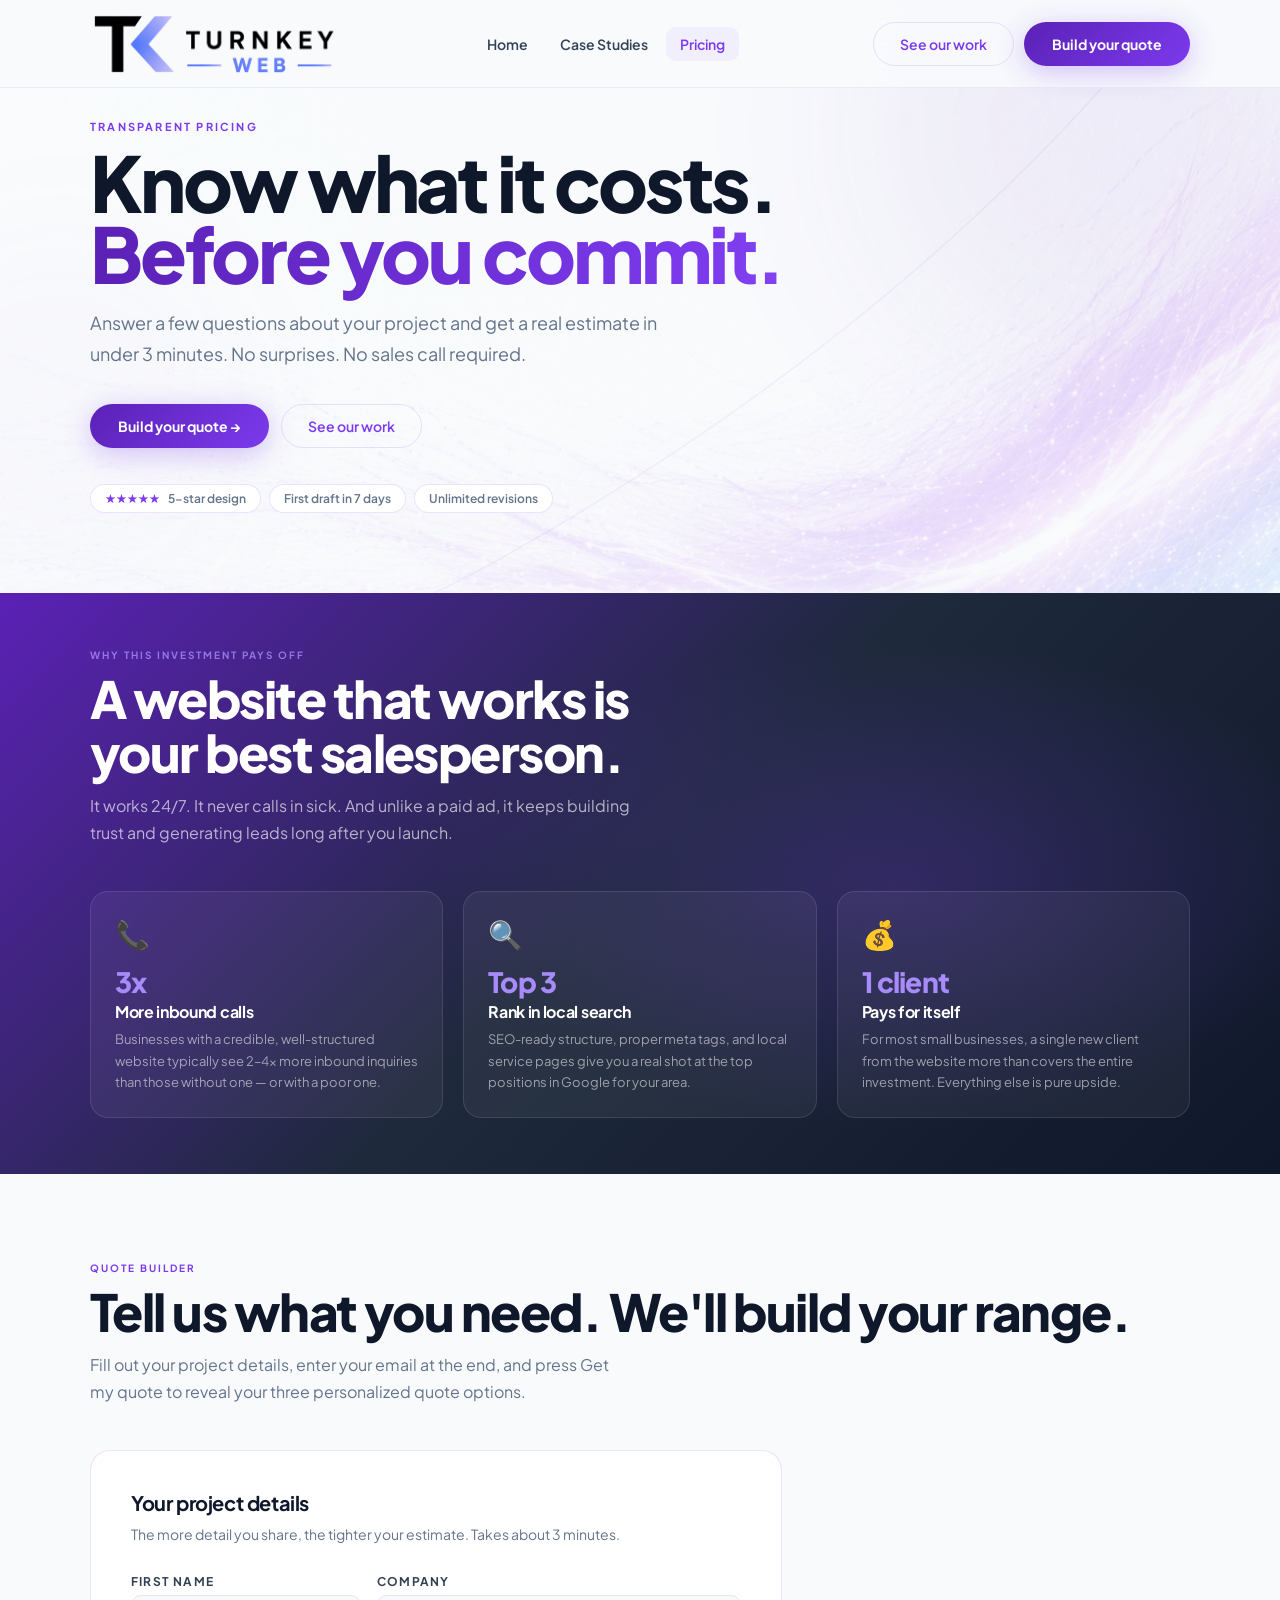
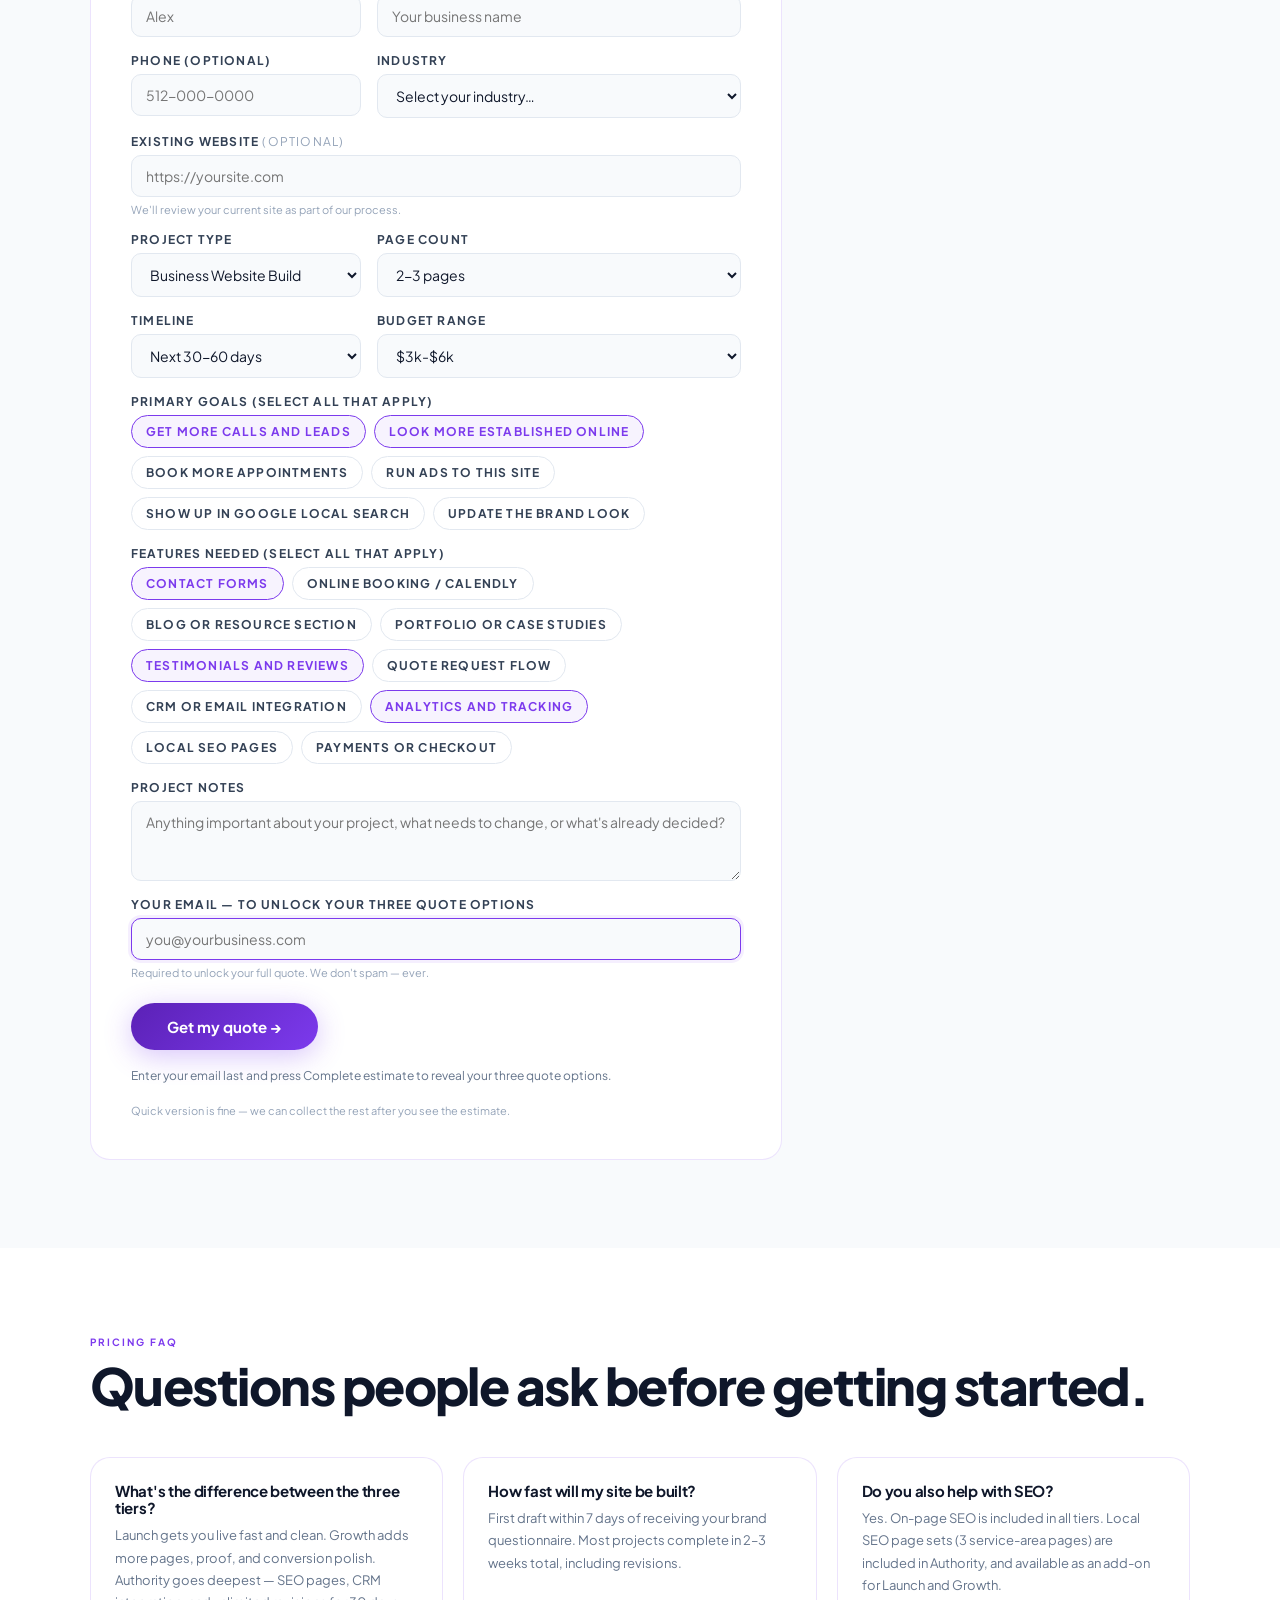
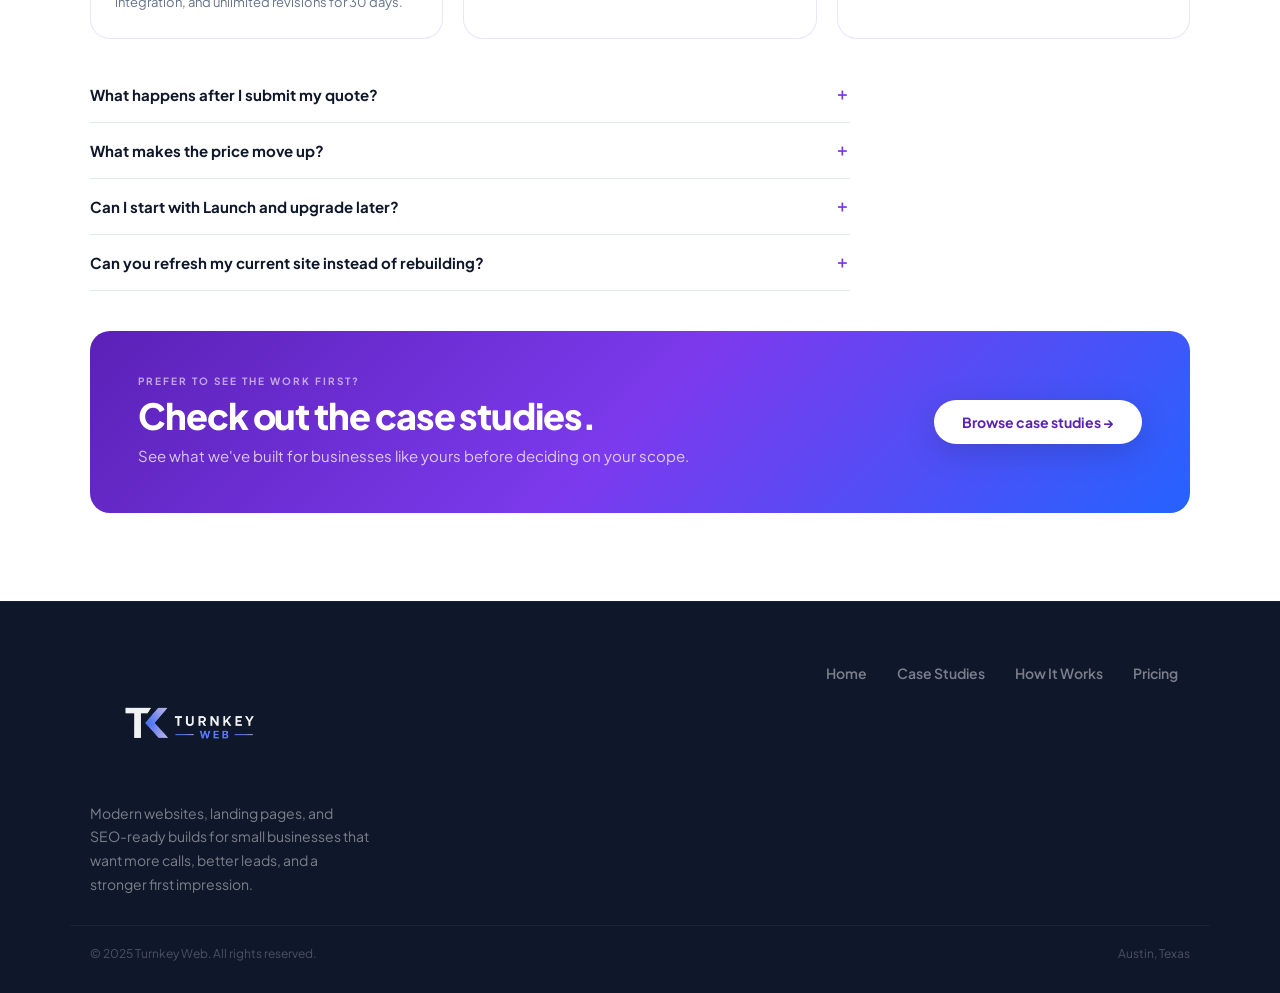
<file: docs/pricing.html>
<!DOCTYPE html>
<html lang="en">
<head>
<meta charset="UTF-8">
<meta name="viewport" content="width=device-width, initial-scale=1.0">
<title>Turnkey Web | Pricing & Quote Builder</title>
<meta name="description" content="Get an instant website quote for your small business. Choose from Launch ($1,000), Growth ($1,500), or Authority ($2,000). Transparent pricing, fast delivery.">
<link rel="preconnect" href="https://fonts.googleapis.com">
<link rel="preconnect" href="https://fonts.gstatic.com" crossorigin>
<link href="https://fonts.googleapis.com/css2?family=Plus+Jakarta+Sans:wght@300;400;500;600;700;800&display=swap" rel="stylesheet">
<link rel="stylesheet" href="./styles.css?v=8">
<style>
/* ── Pricing-page extras ── */
.pricing-hero-grid{
  display:grid;grid-template-columns:1fr;
  gap:48px;align-items:center;
  max-width:700px;
}
.tier-preview-strip{
  background:var(--white);border:1px solid var(--border);border-radius:20px;padding:28px;
}
.tier-preview-strip .eyebrow{margin-bottom:14px;}
.tier-row{
  display:flex;align-items:center;justify-content:space-between;
  padding:12px 0;border-bottom:1px solid var(--ice);
}
.tier-row:last-child{border-bottom:none;}
.tier-row-name{font-size:15px;font-weight:700;color:var(--dark);}
.tier-row-price{font-size:15px;font-weight:800;color:var(--purple);}
.tier-row-badge{
  font-size:10px;font-weight:700;letter-spacing:.08em;text-transform:uppercase;
  color:var(--white);background:linear-gradient(135deg,var(--purple-d),var(--purple));
  padding:3px 10px;border-radius:100px;
}

/* Form enhancements */
.form-section-label{
  font-size:11px;font-weight:800;letter-spacing:.14em;text-transform:uppercase;
  color:var(--purple);margin:20px 0 10px;border-top:1px solid var(--ice);padding-top:16px;
}
.form-section-label:first-child{border-top:none;padding-top:0;margin-top:0;}
.field-group-full .form-section-label{margin-top:0;}

/* Success panel tier grid */
.offer-tier-grid{
  display:grid;grid-template-columns:repeat(3,1fr);
  gap:16px;padding:28px 28px 0;
}

/* Improved dark section — gradient not just flat dark */
.dark-value-band{
  padding:56px 0;position:relative;z-index:1;
  background:linear-gradient(135deg,var(--purple-d) 0%,var(--dark-mid) 50%,var(--dark) 100%);
  overflow:hidden;
}
.dark-value-band::before{
  content:'';position:absolute;inset:0;
  background:radial-gradient(ellipse 60% 70% at 70% 50%,rgba(124,58,237,.25),transparent 60%);
  pointer-events:none;
}
.dark-value-band .container{position:relative;z-index:1;}
.dark-value-band .eyebrow{color:rgba(167,139,250,.8);}
.dark-value-band h2{color:var(--white);}
.dark-value-band p{color:rgba(255,255,255,.65);}
.value-grid{display:grid;grid-template-columns:repeat(3,1fr);gap:20px;margin-top:40px;}
.value-item{
  background:rgba(255,255,255,.05);border:1px solid rgba(255,255,255,.1);
  border-radius:18px;padding:24px;transition:all .25s;
}
.value-item:hover{background:rgba(255,255,255,.09);border-color:rgba(167,139,250,.3);}
.value-icon{font-size:28px;margin-bottom:12px;}
.value-item h3{font-size:16px;color:var(--white);margin-bottom:8px;}
.value-item p{font-size:13px;color:rgba(255,255,255,.55);line-height:1.65;}
.value-stat{font-size:28px;font-weight:900;color:var(--purple-lt);letter-spacing:-.03em;margin-bottom:4px;}

@media(max-width:1024px){
  .pricing-hero-grid{grid-template-columns:1fr;}
  .tier-preview-strip{max-width:480px;}
  .value-grid{grid-template-columns:1fr 1fr;}
}
@media(max-width:768px){
  .offer-tier-grid{
    grid-template-columns:1fr;padding:16px;gap:14px;
  }
  .value-grid{grid-template-columns:1fr;}
}
@media(max-width:600px){
  .pricing-hero-grid{grid-template-columns:1fr;}
}
</style>
</head>
<body class="page-pricing">

<!-- ── ENERGY BACKGROUND ── -->
<div class="energy-bg" aria-hidden="true">
  <div class="energy-orb orb-a"></div>
  <div class="energy-orb orb-b"></div>
  <div class="energy-orb orb-c"></div>
  <svg class="energy-svg" viewBox="0 0 1440 900" preserveAspectRatio="xMidYMid slice" xmlns="http://www.w3.org/2000/svg">
    <path class="energy-path-1" d="M1200,-100 C1000,200 700,420 450,560 C200,700 -100,730 -300,760"/>
    <path class="energy-path-2" d="M1400,80 C1150,280 850,460 580,590 C310,720 50,750 -200,780"/>
    <path class="energy-path-3" d="M1440,220 C1200,380 950,520 700,630 C450,740 150,760 -100,790"/>
    <path class="energy-path-4" d="M1100,-200 C900,100 680,340 440,500 C200,660 -80,710 -320,740"/>
  </svg>
</div>

<!-- ── NAV ── -->
<nav class="top-nav">
  <div class="nav-shell">
    <a class="brand-lock" href="./index.html" aria-label="Turnkey Web home">
      <img src="./assets/tkweb-logo.png" alt="Turnkey Web" class="nav-logo">
    </a>
    <div class="nav-links">
      <a href="./index.html">Home</a>
      <a href="./work.html">Case Studies</a>
      <a class="active" href="./pricing.html">Pricing</a>
    </div>
    <div class="nav-actions">
      <a class="btn-ghost" href="./work.html">See our work</a>
      <a class="btn" href="#quote">Build your quote</a>
    </div>
    <button class="nav-hamburger" aria-label="Open menu">
      <span></span><span></span><span></span>
    </button>
  </div>
</nav>
<div class="mobile-nav">
  <a href="./index.html">Home</a>
  <a href="./work.html">Case Studies</a>
  <a href="./pricing.html">Pricing</a>
  <a class="btn" href="#quote">Build your quote →</a>
</div>

<!-- ── HERO ── -->
<header class="hero">
  <div class="container">
    <div class="pricing-hero-grid">
      <div class="hero-copy">
        <span class="eyebrow">Transparent pricing</span>
        <h1>Know what it costs.<br><span class="shimmer">Before you commit.</span></h1>
        <p class="hero-text">Answer a few questions about your project and get a real estimate in under 3 minutes. No surprises. No sales call required.</p>
        <div class="hero-actions">
          <a class="btn" href="#quote">Build your quote →</a>
          <a class="btn-ghost" href="./work.html">See our work</a>
        </div>
        <div class="trust-bar" style="margin-top:20px;">
          <span class="trust-pill trust-pill-stars"><span>★★★★★</span>&nbsp;5-star design</span>
          <span class="trust-pill">First draft in 7 days</span>
          <span class="trust-pill">Unlimited revisions</span>
        </div>
      </div>

    </div>
  </div>
</header>

<!-- ── VALUE BAND ── -->
<div class="dark-value-band">
  <div class="container">
    <div class="section-heading" style="max-width:560px;">
      <span class="eyebrow">Why this investment pays off</span>
      <h2>A website that works is your best salesperson.</h2>
      <p style="margin-top:12px;">It works 24/7. It never calls in sick. And unlike a paid ad, it keeps building trust and generating leads long after you launch.</p>
    </div>
    <div class="value-grid">
      <div class="value-item">
        <div class="value-icon">📞</div>
        <div class="value-stat">3x</div>
        <h3>More inbound calls</h3>
        <p>Businesses with a credible, well-structured website typically see 2–4x more inbound inquiries than those without one — or with a poor one.</p>
      </div>
      <div class="value-item">
        <div class="value-icon">🔍</div>
        <div class="value-stat">Top 3</div>
        <h3>Rank in local search</h3>
        <p>SEO-ready structure, proper meta tags, and local service pages give you a real shot at the top positions in Google for your area.</p>
      </div>
      <div class="value-item">
        <div class="value-icon">💰</div>
        <div class="value-stat">1 client</div>
        <h3>Pays for itself</h3>
        <p>For most small businesses, a single new client from the website more than covers the entire investment. Everything else is pure upside.</p>
      </div>
    </div>
  </div>
</div>

<!-- ── QUOTE BUILDER ── -->
<section class="section" id="quote" style="position:relative;z-index:1;">
  <div class="container">
    <div class="section-heading">
      <span class="eyebrow">Quote builder</span>
      <h2>Tell us what you need. We'll build your range.</h2>
      <p class="section-copy">Fill out your project details, enter your email at the end, and press Get my quote to reveal your three personalized quote options.</p>
    </div>

    <div class="estimator-layout">
      <!-- ── FORM ── -->
      <form class="estimator-form glow-card" id="estimate-form" novalidate>
        <div class="form-intro">
          <h3>Your project details</h3>
          <p>The more detail you share, the tighter your estimate. Takes about 3 minutes.</p>
        </div>

        <div class="form-grid">

          <!-- CONTACT -->
          <div class="field-group"><label>First name</label><input id="firstName" name="firstName" placeholder="Alex"></div>
          <div class="field-group"><label>Company</label><input id="company" name="company" placeholder="Your business name"></div>
          <div class="field-group"><label>Phone (optional)</label><input id="phone" name="phone" inputmode="tel" placeholder="512-000-0000"></div>
          <div class="field-group">
            <label>Industry</label>
            <select id="industry" name="industry" onchange="handleIndustryChange(this)">
              <option value="">Select your industry…</option>
              <option value="Legal / Law Firm">Legal / Law Firm</option>
              <option value="Home Services / Contractor">Home Services / Contractor</option>
              <option value="Healthcare / Medical">Healthcare / Medical</option>
              <option value="Real Estate">Real Estate</option>
              <option value="Restaurant / Food &amp; Beverage">Restaurant / Food &amp; Beverage</option>
              <option value="Fitness / Wellness">Fitness / Wellness</option>
              <option value="Professional Services">Professional Services (Accounting, Consulting…)</option>
              <option value="Retail / E-commerce">Retail / E-commerce</option>
              <option value="Beauty / Salon / Spa">Beauty / Salon / Spa</option>
              <option value="Financial Services">Financial Services / Wealth Management</option>
              <option value="Other">Other</option>
            </select>
          </div>
          <div class="field-group" id="other-industry-group" style="display:none;">
            <label>Your industry</label>
            <input id="otherIndustry" name="otherIndustry" placeholder="e.g., Architecture, Photography, Landscaping…">
          </div>
          <div class="field-group field-group-full">
            <label>Existing website <span style="font-weight:400;color:var(--gray-lt);">(optional)</span></label>
            <input id="existingWebsite" name="existingWebsite" type="url" inputmode="url" placeholder="https://yoursite.com">
            <small class="field-help">We'll review your current site as part of our process.</small>
          </div>

          <!-- PROJECT -->
          <div class="field-group">
            <label>Project type</label>
            <select id="projectType" name="projectType" required>
              <option value="landing-page-sprint">Landing Page Sprint</option>
              <option value="business-website-build" selected>Business Website Build</option>
              <option value="website-refresh">Website Refresh</option>
              <option value="website-care-plan">Website Care Plan</option>
            </select>
          </div>
          <div class="field-group">
            <label>Page count</label>
            <select id="pageCountBand" name="pageCountBand" required>
              <option>1 page</option>
              <option selected>2-3 pages</option>
              <option>4-5 pages</option>
              <option>6-8 pages</option>
              <option>9+ pages</option>
            </select>
          </div>
          <div class="field-group">
            <label>Timeline</label>
            <select id="timeline" name="timeline" required>
              <option>ASAP (under 2 weeks)</option>
              <option>This month</option>
              <option selected>Next 30-60 days</option>
              <option>Flexible / planning ahead</option>
            </select>
          </div>
          <div class="field-group">
            <label>Budget range</label>
            <select id="budgetBand" name="budgetBand" required>
              <option>Under $1.5k</option>
              <option>$1.5k-$3k</option>
              <option selected>$3k-$6k</option>
              <option>$6k-$10k</option>
              <option>$10k+</option>
            </select>
          </div>

          <!-- GOALS -->
          <div class="field-group field-group-full">
            <label>Primary goals (select all that apply)</label>
            <div class="pill-select-grid">
              <label class="choice-pill"><input type="checkbox" name="goals" value="Generate leads" checked>Get more calls and leads</label>
              <label class="choice-pill"><input type="checkbox" name="goals" value="Look more credible" checked>Look more established online</label>
              <label class="choice-pill"><input type="checkbox" name="goals" value="Book appointments">Book more appointments</label>
              <label class="choice-pill"><input type="checkbox" name="goals" value="Launch paid ads">Run ads to this site</label>
              <label class="choice-pill"><input type="checkbox" name="goals" value="Improve SEO/local discovery">Show up in Google local search</label>
              <label class="choice-pill"><input type="checkbox" name="goals" value="Refresh branding">Update the brand look</label>
            </div>
          </div>

          <!-- FEATURES -->
          <div class="field-group field-group-full">
            <label>Features needed (select all that apply)</label>
            <div class="pill-select-grid">
              <label class="choice-pill"><input type="checkbox" name="features" value="Contact forms" checked>Contact forms</label>
              <label class="choice-pill"><input type="checkbox" name="features" value="Calendar booking">Online booking / Calendly</label>
              <label class="choice-pill"><input type="checkbox" name="features" value="Blog/resources">Blog or resource section</label>
              <label class="choice-pill"><input type="checkbox" name="features" value="Portfolio/case studies">Portfolio or case studies</label>
              <label class="choice-pill"><input type="checkbox" name="features" value="Testimonials" checked>Testimonials and reviews</label>
              <label class="choice-pill"><input type="checkbox" name="features" value="Quote request flow">Quote request flow</label>
              <label class="choice-pill"><input type="checkbox" name="features" value="CRM/email integration">CRM or email integration</label>
              <label class="choice-pill"><input type="checkbox" name="features" value="Analytics and tracking" checked>Analytics and tracking</label>
              <label class="choice-pill"><input type="checkbox" name="features" value="Local SEO pages">Local SEO pages</label>
              <label class="choice-pill"><input type="checkbox" name="features" value="E-commerce / payments">Payments or checkout</label>
            </div>
          </div>

          <!-- NOTES -->
          <div class="field-group field-group-full">
            <label>Project notes</label>
            <textarea id="notes" name="notes" rows="3" placeholder="Anything important about your project, what needs to change, or what's already decided?"></textarea>
          </div>

          <!-- EMAIL LAST -->
          <div class="field-group field-group-full">
            <label for="email">Your email — to unlock your three quote options</label>
            <input id="email" name="email" type="email" inputmode="email"
              placeholder="you@yourbusiness.com" required
              style="border-color:var(--purple);box-shadow:0 0 0 3px rgba(124,58,237,.08);">
            <small class="field-help">Required to unlock your full quote. We don't spam — ever.</small>
          </div>

        </div>

        <div class="form-actions">
          <button class="btn" type="submit" id="estimate-submit" style="font-size:15px;padding:14px 36px;">Get my quote →</button>
          <p class="form-status" id="estimate-form-status">Fill in your details above, then enter your email to unlock your personalized quote.</p>
        </div>
        <small class="form-promise">Quick version is fine — we can collect the rest after you see the estimate.</small>
      </form>

    </div>

    <!-- ── OFFER REVEAL (tier modal) ── -->
    <article class="estimate-success quote-offer-sheet hidden" id="estimate-success-panel" aria-hidden="true">
      <div class="quote-offer-backdrop" data-offer-close></div>
      <div class="offer-letter-shell" role="dialog" aria-modal="true" aria-labelledby="result-package" tabindex="-1">

        <button class="offer-letter-close" type="button" id="offer-close" aria-label="Close">✕ Close</button>

        <div class="offer-letter-intro">
          <div class="offer-letter-copy">
            <div class="eyebrow">Your personalized quote</div>
            <h3 id="result-package">Here's your custom quote.</h3>
            <p id="result-rationale">Three options built around your goals and scope. Select the tier that fits, then hit Submit — we'll take it from there.</p>
          </div>
          <div class="offer-letter-range">
            <span class="offer-letter-label">Your planning range</span>
            <div class="estimate-range-value" id="result-range">$1,000 – $2,000</div>
            <span class="offer-letter-caption">Select a tier below, then press Submit to send your quote.</span>
          </div>
        </div>

        <div class="offer-letter-meta">
          <span class="offer-letter-pill">Three clear ways to move forward</span>
          <span class="offer-letter-pill">Same direction, different depth</span>
          <span class="offer-letter-pill">Select your tier below →</span>
        </div>

        <!-- Tiers rendered by JS -->
        <div class="offer-tier-grid" id="offer-tier-grid"></div>

        <!-- Lock-in -->
        <div class="quote-lockin">
          <div class="quote-lockin-copy">
            <div class="eyebrow">Scope notes</div>
            <p id="result-addons">No extra add-ons suggested yet.</p>
            <p id="result-rationale-sub" style="font-size:12px;color:var(--gray-lt);margin-top:6px;"></p>
          </div>
          <div class="result-actions">
            <button class="btn" id="result-submit-btn" type="button" disabled style="font-size:15px;padding:14px 36px;">
              Submit
            </button>
            
          </div>
        </div>

      </div>
    </article>
  </div>
</section>

<!-- ── FAQ ── -->
<section class="section" style="background:var(--white);position:relative;z-index:1;">
  <div class="container">
    <div class="section-heading">
      <span class="eyebrow">Pricing FAQ</span>
      <h2>Questions people ask before getting started.</h2>
    </div>
    <div class="faq-grid">
      <article class="faq-card glow-card">
        <h3>What's the difference between the three tiers?</h3>
        <p>Launch gets you live fast and clean. Growth adds more pages, proof, and conversion polish. Authority goes deepest — SEO pages, CRM integration, and unlimited revisions for 30 days.</p>
      </article>
      <article class="faq-card glow-card">
        <h3>How fast will my site be built?</h3>
        <p>First draft within 7 days of receiving your brand questionnaire. Most projects complete in 2–3 weeks total, including revisions.</p>
      </article>
      <article class="faq-card glow-card">
        <h3>Do you also help with SEO?</h3>
        <p>Yes. On-page SEO is included in all tiers. Local SEO page sets (3 service-area pages) are included in Authority, and available as an add-on for Launch and Growth.</p>
      </article>
    </div>
    <div class="faq-accordion">
      <details class="faq-item">
        <summary>What happens after I submit my quote?</summary>
        <p>You'll receive a short brand questionnaire within one business day. Once returned with your assets, we start building — first draft in 7 days.</p>
      </details>
      <details class="faq-item">
        <summary>What makes the price move up?</summary>
        <p>More pages, e-commerce, local SEO page sets, CRM integrations, and rush timelines are the biggest movers. The quote builder accounts for all of these automatically.</p>
      </details>
      <details class="faq-item">
        <summary>Can I start with Launch and upgrade later?</summary>
                <p>Absolutely. Many businesses start with Launch to get live quickly, then upgrade to add more pages, SEO work, or integrations. We make it easy to expand.</p>
      </details>
      <details class="faq-item">
        <summary>Can you refresh my current site instead of rebuilding?</summary>
        <p>Yes — the Website Refresh option is built for exactly that. If your site has a solid foundation, a refresh is often the smarter and faster move.</p>
      </details>
    </div>
    <div class="closing-cta glow-card">
      <div>
        <span class="eyebrow">Prefer to see the work first?</span>
        <h2>Check out the case studies.</h2>
        <p>See what we've built for businesses like yours before deciding on your scope.</p>
      </div>
      <a class="btn" href="./work.html" style="background:var(--white);color:var(--purple-d);">Browse case studies →</a>
    </div>
  </div>
</section>

<!-- ── FOOTER ── -->
<footer class="footer">
  <div class="container footer-shell">
    <div class="footer-brand">
      <img src="./assets/tkweb-logo-white.png" alt="Turnkey Web" class="footer-logo">
      <p>Modern websites, landing pages, and SEO-ready builds for small businesses that want more calls, better leads, and a stronger first impression.</p>
    </div>
    <div class="footer-links">
      <a href="./index.html">Home</a>
      <a href="./work.html">Case Studies</a>
      <a href="./index.html#process">How It Works</a>
      <a href="./pricing.html">Pricing</a>
    </div>
  </div>
  <div class="footer-bottom">
    <span>© 2025 Turnkey Web. All rights reserved.</span>
    <span>Austin, Texas</span>
  </div>
</footer>

<script src="./site.js?v=10"></script>
</body>
</html>
                                                                                                                                                                                                                                                                                                                                                                                                                                                                                                                                                                                                                                                                                                                                                                                                                                                                                                                                                                                                                                                                                                                                                                                                                                                                                                                                                                                                                                                                                                                                                                                                                                                                                                                                                                                                                      
</file>
<file: docs/styles.css>
/* ═══════════════════════════════════════════════════
   TURNKEY WEB — BRAND STYLES
   Font: Exo 2 | Palette: Purple → Blue
   ═══════════════════════════════════════════════════ */

/* ── VARIABLES ── */
:root {
  --blue:       #2563FF;
  --purple-d:   #5B21B6;
  --purple:     #7C3AED;
  --purple-lt:  #A78BFA;
  --cyan:       #00D4FF;
  --teal:       #00E5AB;
  --dark:       #0F172A;
  --dark-mid:   #1E293B;
  --slate:      #334155;
  --gray:       #64748B;
  --gray-lt:    #94A3B8;
  --ice:        #E2E8F0;
  --bg:         #F8FAFC;
  --white:      #FFFFFF;
  --p-glow:     rgba(124,58,237,.18);
  --b-glow:     rgba(37,99,255,.14);
  --border:     rgba(124,58,237,.14);
  --border-d:   rgba(226,232,240,.12);
}

/* ── RESET ── */
*,*::before,*::after{box-sizing:border-box;margin:0;padding:0;}
html{scroll-behavior:smooth;-webkit-text-size-adjust:100%;}
body{
  font-family:'Plus Jakarta Sans',sans-serif;
  background:var(--bg);
  color:var(--dark);
  overflow-x:hidden;
  -webkit-font-smoothing:antialiased;
}
img{max-width:100%;display:block;height:auto;}
a{text-decoration:none;color:inherit;}
ul{list-style:none;}

/* ── LAYOUT ── */
.container{max-width:1140px;margin:0 auto;padding:0 20px;}
.section{padding:88px 0;}

/* ── TYPOGRAPHY ── */
h1{font-size:clamp(36px,6vw,78px);font-weight:900;line-height:.92;letter-spacing:-.04em;}
h2{font-size:clamp(26px,4vw,52px);font-weight:800;letter-spacing:-.03em;line-height:1.06;}
h3{font-size:clamp(16px,2vw,20px);font-weight:700;letter-spacing:-.02em;line-height:1.15;}
h4{font-size:15px;font-weight:700;letter-spacing:-.01em;}
p{line-height:1.72;}

.eyebrow{
  font-size:10px;font-weight:700;letter-spacing:.2em;text-transform:uppercase;
  color:var(--purple);display:block;margin-bottom:10px;
}
.section-copy{font-size:16px;color:var(--gray);max-width:520px;line-height:1.72;margin-top:12px;}

/* ── SHIMMER TEXT (purple → purple → blue, NO white) ── */
.shimmer{
  background:linear-gradient(90deg,
    var(--purple-d) 0%,
    var(--purple)   30%,
    var(--purple-lt) 55%,
    var(--purple)   75%,
    var(--purple-d) 100%
  );
  background-size:300% auto;
  -webkit-background-clip:text;
  -webkit-text-fill-color:transparent;
  background-clip:text;
  animation:shimmer 8s ease-in-out infinite;
}
@keyframes shimmer{
  0%{background-position:0% center;}
  50%{background-position:100% center;}
  100%{background-position:0% center;}
}

/* ── BUTTONS ── */
.btn{
  display:inline-flex;align-items:center;justify-content:center;gap:8px;
  background:linear-gradient(135deg,var(--purple-d) 0%,var(--purple) 100%);
  color:var(--white);padding:13px 28px;border-radius:100px;
  font-family:'Plus Jakarta Sans',sans-serif;font-weight:700;font-size:14px;
  border:none;cursor:pointer;white-space:nowrap;
  box-shadow:0 6px 28px rgba(124,58,237,.3);
  transition:all .25s;
}
.btn:hover{
  background:linear-gradient(135deg,var(--purple) 0%,var(--blue) 100%);
  box-shadow:0 10px 42px rgba(124,58,237,.45);
  transform:translateY(-2px);
}
.btn-ghost{
  display:inline-flex;align-items:center;justify-content:center;gap:8px;
  border:1.5px solid var(--border);color:var(--purple);
  padding:12px 26px;border-radius:100px;
  font-family:'Plus Jakarta Sans',sans-serif;font-weight:600;font-size:14px;
  background:transparent;cursor:pointer;white-space:nowrap;
  transition:all .25s;
}
.btn-ghost:hover{
  background:rgba(124,58,237,.06);
  border-color:var(--purple);
  transform:translateY(-2px);
}
.btn-outline-white{
  display:inline-flex;align-items:center;justify-content:center;
  border:1.5px solid rgba(255,255,255,.3);color:rgba(255,255,255,.85);
  padding:12px 26px;border-radius:100px;
  font-family:'Plus Jakarta Sans',sans-serif;font-weight:600;font-size:14px;
  background:transparent;cursor:pointer;white-space:nowrap;
  transition:all .25s;
}
.btn-outline-white:hover{
  border-color:rgba(255,255,255,.7);color:var(--white);
  transform:translateY(-2px);
}

/* ── GLOW CARD ── */
.glow-card{
  position:relative;overflow:hidden;
  border:1px solid var(--border);border-radius:20px;background:var(--white);
  --glow-x:50%;--glow-y:50%;
  transition:box-shadow .3s,transform .25s,border-color .25s;
}
.glow-card::before{
  content:'';position:absolute;inset:0;border-radius:inherit;
  background:radial-gradient(circle 200px at var(--glow-x) var(--glow-y),rgba(124,58,237,.07),transparent 70%);
  opacity:0;transition:opacity .3s;pointer-events:none;z-index:0;
}
.glow-card:hover::before{opacity:1;}
.glow-card:hover{
  border-color:rgba(124,58,237,.28);
  box-shadow:0 16px 60px rgba(124,58,237,.1);
  transform:translateY(-3px);
}

/* ── REVEAL ANIMATIONS ── */
[data-reveal]{opacity:0;transform:translateY(20px);transition:opacity .6s ease,transform .6s ease;}
[data-reveal].in-view{opacity:1;transform:none;}
[data-reveal][data-reveal-delay]{transition-delay:var(--reveal-delay,0ms);}

/* ════════════════════════════════
   ENERGY BACKGROUND
════════════════════════════════ */
.energy-bg{
  position:fixed;inset:0;z-index:0;pointer-events:none;
  background:var(--bg);overflow:hidden;
}
/* Real brand background image */
.energy-bg::after{
  content:'';position:absolute;inset:0;
  background:url('./assets/energy-bg.png') center center / cover no-repeat;
  opacity:.22;
  pointer-events:none;
}
.energy-svg{
  position:absolute;top:0;right:0;
  width:80%;height:100%;opacity:.35;
}
.energy-path-1{
  fill:none;stroke:var(--purple-d);stroke-width:1.4;stroke-opacity:.22;
  animation:ep1 18s ease-in-out infinite;
}
.energy-path-2{
  fill:none;stroke:var(--purple);stroke-width:1;stroke-opacity:.16;
  animation:ep2 24s ease-in-out infinite;
}
.energy-path-3{
  fill:none;stroke:var(--blue);stroke-width:0.8;stroke-opacity:.12;
  animation:ep3 20s ease-in-out infinite;
}
.energy-path-4{
  fill:none;stroke:var(--purple-lt);stroke-width:0.6;stroke-opacity:.1;
  animation:ep4 28s ease-in-out infinite reverse;
}
@keyframes ep1{
  0%,100%{d:path("M800,-100 C700,150 500,350 300,500 C100,650 -200,700 -400,750");}
  50%{d:path("M900,-50 C750,200 550,380 350,520 C150,660 -100,730 -350,780");}
}
@keyframes ep2{
  0%,100%{d:path("M1100,-80 C900,180 700,380 500,520 C300,660 0,720 -250,760");}
  50%{d:path("M1050,-120 C850,140 650,340 450,480 C250,620 -50,700 -300,740");}
}
@keyframes ep3{
  0%,100%{d:path("M1300,50 C1100,250 900,420 650,540 C400,660 100,710 -150,750");}
  50%{d:path("M1200,0 C1000,220 800,400 600,520 C380,640 80,690 -170,730");}
}
@keyframes ep4{
  0%,100%{d:path("M950,-200 C800,100 620,320 420,460 C220,600 -80,680 -300,720");}
  50%{d:path("M1050,-160 C880,140 680,360 480,500 C280,640 -20,700 -250,740");}
}
/* Ambient orbs */
.energy-orb{position:absolute;border-radius:50%;filter:blur(100px);pointer-events:none;}
.orb-a{
  width:500px;height:500px;background:var(--purple-d);
  top:-120px;right:-80px;opacity:.08;
  animation:orbDrift 20s ease-in-out infinite alternate;
}
.orb-b{
  width:360px;height:360px;background:var(--blue);
  bottom:-60px;right:20%;opacity:.06;
  animation:orbDrift 26s ease-in-out infinite alternate-reverse;
}
.orb-c{
  width:280px;height:280px;background:var(--purple-lt);
  top:30%;left:-80px;opacity:.05;
  animation:orbDrift 22s ease-in-out infinite alternate;
}
@keyframes orbDrift{
  from{transform:translate(0,0);}
  to{transform:translate(40px,30px);}
}

/* ════════════════════════════════
   NAV
════════════════════════════════ */
.top-nav{
  position:fixed;top:0;left:0;right:0;z-index:200;
  height:88px;
  background:rgba(248,250,252,.92);backdrop-filter:blur(20px);
  border-bottom:1px solid rgba(124,58,237,.08);
  transition:box-shadow .3s;
}
.top-nav.scrolled{box-shadow:0 4px 30px rgba(15,23,42,.08);}
.nav-shell{
  max-width:1140px;margin:0 auto;
  display:flex;align-items:center;justify-content:space-between;
  height:100%;padding:0 20px;
}
.brand-lock{display:flex;align-items:center;gap:0;text-decoration:none;}
.nav-logo{height:66px;width:auto;}
.nav-links{display:flex;align-items:center;gap:4px;}
.nav-links a{
  font-size:14px;font-weight:600;color:var(--slate);
  padding:8px 14px;border-radius:10px;transition:all .2s;
}
.nav-links a:hover,.nav-links a.active{color:var(--purple);background:rgba(124,58,237,.06);}
.nav-actions{display:flex;align-items:center;gap:10px;}

/* Hamburger */
.nav-hamburger{display:none;flex-direction:column;gap:5px;cursor:pointer;padding:6px;background:none;border:none;}
.nav-hamburger span{width:22px;height:2px;background:var(--slate);border-radius:2px;transition:all .3s;}
.nav-hamburger.open span:nth-child(1){transform:translateY(7px) rotate(45deg);}
.nav-hamburger.open span:nth-child(2){opacity:0;}
.nav-hamburger.open span:nth-child(3){transform:translateY(-7px) rotate(-45deg);}

/* Mobile nav */
.mobile-nav{
  display:none;position:fixed;top:64px;left:0;right:0;z-index:199;
  background:rgba(248,250,252,.98);backdrop-filter:blur(20px);
  flex-direction:column;padding:8px 20px 24px;
  border-bottom:3px solid var(--purple);
  box-shadow:0 20px 60px rgba(15,23,42,.10);
}
.mobile-nav.open{display:flex;}
.mobile-nav a{
  font-size:16px;font-weight:700;color:var(--dark);
  padding:14px 12px;border-bottom:1px solid rgba(124,58,237,.07);
  border-radius:8px;transition:background .15s;
}
.mobile-nav a:hover{background:rgba(124,58,237,.06);}
.mobile-nav a:last-child{border:none;}
.mobile-nav .btn{margin-top:12px;width:100%;justify-content:center;}

/* ════════════════════════════════
   HERO
════════════════════════════════ */
.hero{
  padding:120px 0 80px;
  position:relative;z-index:1;
}
.hero-grid{
  display:grid;
  grid-template-columns:1fr;
  max-width:760px;
}
.hero-copy{max-width:720px;}
.hero-copy .eyebrow{font-size:11px;margin-bottom:14px;}
.hero h1{margin-bottom:20px;color:var(--dark);}
.hero-text{
  font-size:clamp(16px,2vw,18px);
  color:var(--gray);line-height:1.72;
  max-width:580px;margin-bottom:34px;
}
.hero-actions{display:flex;gap:12px;flex-wrap:wrap;margin-bottom:36px;}
.trust-bar{display:flex;gap:8px;flex-wrap:wrap;margin-top:8px;}
.trust-pill{
  display:inline-flex;align-items:center;gap:6px;
  background:var(--white);border:1px solid var(--border);
  border-radius:100px;padding:6px 14px;
  font-size:12px;font-weight:600;color:var(--gray);
}
.trust-pill-stars span{color:var(--purple);}

/* ════════════════════════════════
   PROCESS ROADMAP
════════════════════════════════ */
.process-section{padding:88px 0;position:relative;z-index:1;}
.process-section .section-heading{margin-bottom:56px;}

.process-track{
  display:grid;grid-template-columns:repeat(6,1fr);
  gap:0;position:relative;
}
/* Connecting line */
.process-track::before{
  content:'';position:absolute;top:28px;left:7%;right:7%;
  height:2px;
  background:linear-gradient(90deg,var(--purple-d),var(--purple),var(--blue));
  z-index:0;border-radius:2px;
}
.process-step{
  text-align:center;position:relative;z-index:1;
  padding:0 8px;
}
.step-num{
  width:56px;height:56px;border-radius:50%;
  display:flex;align-items:center;justify-content:center;
  margin:0 auto 14px;font-size:16px;font-weight:900;
  background:linear-gradient(135deg,var(--purple-d),var(--purple));
  color:var(--white);
  box-shadow:0 0 0 4px var(--bg),0 0 0 6px rgba(124,58,237,.2),0 8px 24px rgba(124,58,237,.25);
  transition:transform .3s;
}
.process-step:hover .step-num{transform:scale(1.1);}
.step-icon{font-size:22px;margin-bottom:4px;}
.step-title{font-size:13px;font-weight:700;color:var(--dark);margin-bottom:6px;line-height:1.2;}
.step-desc{font-size:12px;color:var(--gray);line-height:1.55;}

/* ════════════════════════════════
   TESTIMONIALS
════════════════════════════════ */
.reviews-section{padding:88px 0;background:var(--white);position:relative;z-index:1;}
.reviews-grid{
  display:grid;grid-template-columns:repeat(3,1fr);gap:20px;
  margin-top:48px;
}
.review-card{
  padding:28px;border-radius:20px;
  background:var(--bg);border:1px solid var(--border);
  display:flex;flex-direction:column;
  transition:all .28s;
}
.review-card:hover{
  border-color:rgba(124,58,237,.3);
  box-shadow:0 14px 50px rgba(124,58,237,.1);
  transform:translateY(-3px);
  background:var(--white);
}
.rc-stars{color:var(--purple);font-size:14px;letter-spacing:2px;margin-bottom:10px;}
.rc-text{
  font-size:14px;color:var(--gray);line-height:1.72;
  margin-bottom:20px;font-style:italic;flex:1;
}
.rc-text::before{content:'\201C';}
.rc-text::after{content:'\201D';}
.rc-author{display:flex;align-items:center;gap:10px;margin-top:auto;}
.rc-avatar{
  width:40px;height:40px;border-radius:50%;flex-shrink:0;
  background:linear-gradient(135deg,var(--purple-d),var(--blue));
  display:flex;align-items:center;justify-content:center;
  font-weight:800;font-size:13px;color:var(--white);
}
.rc-name{font-size:13px;font-weight:700;color:var(--dark);}
.rc-role{font-size:11px;color:var(--gray-lt);}

/* ════════════════════════════════
   SERVICES / INSIGHTS
════════════════════════════════ */
.section-heading{margin-bottom:44px;}
.section-heading h2{color:var(--dark);margin-bottom:10px;}

.insight-grid{
  display:grid;grid-template-columns:repeat(3,1fr);gap:20px;
}
.insight-card{padding:28px;background:var(--white);}
.insight-card h3{color:var(--dark);font-size:17px;margin-bottom:10px;}
.insight-card p{font-size:14px;color:var(--gray);}
.insight-visual{margin-bottom:20px;}

/* Before/after */
.before-after{display:flex;flex-direction:column;gap:10px;}
.state-card{
  background:var(--bg);border-radius:12px;padding:14px;
  border-left:3px solid var(--gray-lt);
}
.state-card.state-card-good{border-left-color:var(--purple);}
.state-card span{font-size:10px;font-weight:700;text-transform:uppercase;letter-spacing:.12em;color:var(--gray-lt);display:block;margin-bottom:4px;}
.state-card strong{font-size:14px;color:var(--dark);display:block;margin-bottom:2px;}
.state-card small{font-size:12px;color:var(--gray);}

/* Signal bars */
.signal-bars{display:flex;flex-direction:column;gap:8px;}
.signal-bar{display:flex;align-items:center;gap:10px;}
.signal-bar span{font-size:12px;color:var(--gray);min-width:140px;}
.signal-bar i{
  flex:1;height:6px;background:var(--bg);border-radius:4px;
  position:relative;overflow:hidden;
}
.signal-bar i::after{
  content:'';position:absolute;inset-block:0;left:0;
  width:var(--bar,70%);
  background:linear-gradient(90deg,var(--purple-d),var(--purple));
  border-radius:4px;
}

/* Expansion ladder */
.expansion-ladder{display:flex;flex-direction:column;gap:6px;}
.expansion-ladder span{
  font-size:12px;color:var(--gray-lt);padding:8px 12px;
  background:var(--bg);border-radius:8px;border-left:2px solid var(--ice);
}
.expansion-ladder span.active{
  color:var(--purple);font-weight:700;
  border-left-color:var(--purple);background:rgba(124,58,237,.04);
}

/* ════════════════════════════════
   SHOWCASE / CASE STUDIES
════════════════════════════════ */
.showcase-stack{display:flex;flex-direction:column;gap:32px;margin-top:48px;}
.showcase-row{
  display:grid;grid-template-columns:1fr 1fr;
  gap:0;border-radius:24px;overflow:hidden;
  background:var(--white);
  border:1px solid var(--border);
  text-decoration:none;color:inherit;
  transition:all .28s;
}
.showcase-row:hover{
  border-color:rgba(124,58,237,.3);
  box-shadow:0 20px 70px rgba(124,58,237,.12);
  transform:translateY(-4px);
}
.showcase-row-flip{direction:rtl;}
.showcase-row-flip > *{direction:ltr;}
.showcase-media{
  position:relative;overflow:hidden;min-height:320px;background:var(--bg);
}
.showcase-media img{
  width:100%;height:100%;object-fit:cover;
  transition:transform .5s ease;
}
.showcase-row:hover .showcase-media img{transform:scale(1.04);}
.showcase-count{
  position:absolute;top:16px;left:16px;
  font-size:11px;font-weight:800;letter-spacing:.12em;
  color:var(--white);background:rgba(15,23,42,.5);
  padding:4px 10px;border-radius:100px;
  backdrop-filter:blur(6px);
}
.showcase-tag{
  position:absolute;bottom:16px;left:16px;
  font-size:11px;font-weight:700;letter-spacing:.1em;text-transform:uppercase;
  color:var(--white);background:linear-gradient(135deg,var(--purple-d),var(--purple));
  padding:5px 12px;border-radius:100px;
}
.showcase-copy{
  padding:36px;display:flex;flex-direction:column;justify-content:center;
}
.showcase-kicker{font-size:11px;font-weight:700;letter-spacing:.15em;text-transform:uppercase;color:var(--purple);margin-bottom:8px;}
.showcase-copy h3{font-size:22px;color:var(--dark);margin-bottom:10px;}
.showcase-copy p{font-size:14px;color:var(--gray);line-height:1.68;margin-bottom:16px;}
.showcase-points{display:flex;gap:8px;flex-wrap:wrap;}
.showcase-points span{
  font-size:11px;font-weight:600;
  background:rgba(124,58,237,.07);border:1px solid rgba(124,58,237,.15);
  color:var(--purple);border-radius:100px;padding:4px 12px;
}
.inline-link{
  display:inline-flex;align-items:center;gap:6px;
  font-size:13px;font-weight:700;color:var(--purple);margin-top:14px;
}
.inline-link::after{content:'→';transition:transform .2s;}
.showcase-row:hover .inline-link::after{transform:translateX(4px);}

/* ── Portfolio Grid ── */
.portfolio-grid{
  display:grid;grid-template-columns:repeat(3,1fr);gap:20px;
  margin-top:48px;
}
.portfolio-card{
  border-radius:18px;overflow:hidden;background:var(--white);
  text-decoration:none;color:inherit;
  border:1px solid var(--border);
  transition:all .28s;
  display:block;
}
.portfolio-card:hover{
  border-color:rgba(124,58,237,.3);
  box-shadow:0 14px 50px rgba(124,58,237,.1);
  transform:translateY(-4px);
}
.portfolio-media{
  position:relative;overflow:hidden;height:180px;background:var(--bg);
}
.portfolio-media img{
  width:100%;height:100%;object-fit:cover;
  transition:transform .5s ease;
}
.portfolio-card:hover .portfolio-media img{transform:scale(1.06);}
.portfolio-body{padding:20px;}
.portfolio-label{
  font-size:10px;font-weight:700;letter-spacing:.15em;text-transform:uppercase;
  color:var(--purple);margin-bottom:6px;
}
.portfolio-body h3{font-size:15px;color:var(--dark);margin-bottom:6px;}
.portfolio-body p{font-size:13px;color:var(--gray);line-height:1.55;}

/* Industry ribbon */
.industry-ribbon{
  display:flex;gap:8px;flex-wrap:wrap;
  margin-top:36px;padding:20px;
  background:var(--white);border-radius:14px;
  border:1px solid var(--border);
}
.industry-ribbon span{
  font-size:12px;font-weight:600;color:var(--slate);
  background:var(--bg);border:1px solid var(--ice);
  padding:6px 14px;border-radius:100px;
}

/* ════════════════════════════════
   PROCESS HOME (simplified)
════════════════════════════════ */
.process-home-track{
  display:grid;grid-template-columns:repeat(4,1fr);gap:20px;
  padding:36px;
}
.process-home-step{position:relative;}
.process-step{
  width:44px;height:44px;border-radius:50%;
  display:flex;align-items:center;justify-content:center;
  font-size:13px;font-weight:900;
  background:linear-gradient(135deg,var(--purple-d),var(--purple));
  color:var(--white);margin-bottom:14px;
  box-shadow:0 6px 20px rgba(124,58,237,.28);
}
.process-home-step h3{font-size:15px;color:var(--dark);margin-bottom:6px;}
.process-home-step p{font-size:13px;color:var(--gray);line-height:1.6;}

/* ════════════════════════════════
   CLOSING CTA BAND
════════════════════════════════ */
.closing-cta{
  display:flex;align-items:center;justify-content:space-between;
  gap:32px;padding:44px 48px;flex-wrap:wrap;
  background:linear-gradient(135deg,var(--purple-d) 0%,var(--purple) 50%,var(--blue) 100%);
  border:none;
}
.closing-cta .eyebrow{color:rgba(255,255,255,.6);}
.closing-cta h2{color:var(--white);font-size:clamp(22px,3vw,36px);margin-bottom:8px;}
.closing-cta p{font-size:15px;color:rgba(255,255,255,.75);}
.closing-cta .btn{
  background:var(--white);color:var(--purple-d);
  box-shadow:0 8px 32px rgba(0,0,0,.15);flex-shrink:0;
}
.closing-cta .btn:hover{background:var(--ice);transform:translateY(-2px);}

/* ════════════════════════════════
   QUOTE FORM (PRICING PAGE)
════════════════════════════════ */
.estimator-layout{
  display:grid;grid-template-columns:1fr 380px;
  gap:28px;align-items:start;
  position:relative;
}
.estimator-form{
  padding:40px;
}
.form-intro{margin-bottom:28px;}
.form-intro h3{color:var(--dark);margin-bottom:8px;}
.form-intro p{font-size:14px;color:var(--gray);}

.form-grid{
  display:grid;grid-template-columns:1fr 1fr;gap:16px;
  margin-bottom:24px;
}
.field-group{display:flex;flex-direction:column;gap:6px;}
.field-group-full{grid-column:1/-1;}
.field-group label{
  font-size:12px;font-weight:700;color:var(--slate);
  text-transform:uppercase;letter-spacing:.1em;
}
.field-group input,
.field-group select,
.field-group textarea{
  padding:11px 14px;
  border:1.5px solid var(--ice);border-radius:10px;
  font-family:'Plus Jakarta Sans',sans-serif;font-size:14px;color:var(--dark);
  background:var(--bg);outline:none;
  transition:border-color .2s,box-shadow .2s;
}
.field-group input:focus,
.field-group select:focus,
.field-group textarea:focus{
  border-color:var(--purple);
  box-shadow:0 0 0 3px rgba(124,58,237,.1);
}
.field-group textarea{resize:vertical;min-height:80px;}
.field-help{font-size:11px;color:var(--gray-lt);}

/* Pill select */
.pill-select-grid{display:flex;flex-wrap:wrap;gap:8px;}
.choice-pill{
  display:inline-flex;align-items:center;gap:6px;
  padding:8px 14px;border-radius:100px;cursor:pointer;
  border:1.5px solid var(--ice);background:var(--white);
  font-size:13px;font-weight:600;color:var(--gray);
  transition:all .2s;
}
.choice-pill input{display:none;}
.choice-pill.is-selected,
.choice-pill:hover{
  border-color:var(--purple);
  background:rgba(124,58,237,.06);
  color:var(--purple);
}

/* Form actions */
.form-actions{display:flex;align-items:center;gap:16px;flex-wrap:wrap;margin-bottom:12px;}
.form-status{font-size:12px;color:var(--gray);}
.form-promise{font-size:11px;color:var(--gray-lt);}

/* Estimate sidebar card */
.estimate-card{
  position:sticky;top:84px;padding:28px;
  transition:opacity .3s;
}
.estimate-card.locked{opacity:.55;pointer-events:none;}
.estimate-lock{text-align:center;padding:20px 0;}
.estimate-lock h3{font-size:18px;color:var(--dark);margin-bottom:8px;}
.estimate-lock p{font-size:14px;color:var(--gray);}
.estimate-main{margin-bottom:16px;}
.estimate-range-value{
  font-size:clamp(26px,3.5vw,38px);font-weight:900;
  color:var(--dark);letter-spacing:-.03em;margin:6px 0;
}
.estimate-badges{display:flex;gap:8px;flex-wrap:wrap;}
.mini-pill{
  font-size:11px;font-weight:600;color:var(--gray);
  background:var(--bg);border:1px solid var(--ice);
  padding:4px 10px;border-radius:100px;
}
.mini-pill strong{color:var(--purple);}
.estimate-metrics{
  display:grid;grid-template-columns:1fr 1fr;gap:10px;margin:16px 0;
}
.metric-mini{
  padding:10px;background:var(--bg);border-radius:10px;
}
.metric-mini span{font-size:10px;font-weight:700;color:var(--gray-lt);text-transform:uppercase;letter-spacing:.1em;display:block;margin-bottom:2px;}
.metric-mini strong{font-size:13px;color:var(--dark);}
.estimate-panel{background:var(--bg);border-radius:12px;padding:14px;margin-top:8px;}
.estimate-panel p{font-size:13px;color:var(--gray);margin-bottom:4px;}
.estimate-panel small{font-size:11px;color:var(--gray-lt);}

/* ════════════════════════════════
   OFFER / TIER PAGE
════════════════════════════════ */
.quote-offer-sheet{
  position:fixed;inset:0;z-index:500;
  background:rgba(15,23,42,.68);backdrop-filter:blur(8px);
  overflow-y:auto;-webkit-overflow-scrolling:touch;
  padding:32px 16px 56px;
}
.quote-offer-sheet.hidden{display:none;}
.quote-offer-backdrop{display:none;}
.offer-letter-shell{
  position:relative;
  max-width:1000px;width:100%;
  margin:0 auto;
  background:var(--white);border-radius:28px;
  overflow:hidden;
  box-shadow:0 40px 120px rgba(15,23,42,.35);
}
.offer-letter-close{
  position:absolute;top:16px;right:16px;
  background:var(--bg);border:1px solid var(--ice);
  border-radius:100px;padding:6px 16px;
  font-size:13px;font-weight:700;color:var(--gray);
  cursor:pointer;transition:all .2s;z-index:10;
  font-family:'Plus Jakarta Sans',sans-serif;
}
.offer-letter-close:hover{background:var(--ice);}
.offer-letter-intro{
  padding:40px 40px 24px;
  background:linear-gradient(135deg,var(--purple-d) 0%,var(--purple) 50%,var(--blue) 100%);
  display:flex;align-items:flex-start;justify-content:space-between;gap:24px;flex-wrap:wrap;
}
.offer-letter-copy .eyebrow{color:rgba(255,255,255,.6);}
.offer-letter-copy h3{color:var(--white);font-size:clamp(22px,3vw,32px);margin-bottom:8px;}
.offer-letter-copy p{font-size:14px;color:rgba(255,255,255,.75);max-width:420px;}
.offer-letter-range{text-align:right;}
.offer-letter-label{font-size:11px;font-weight:600;color:rgba(255,255,255,.5);display:block;margin-bottom:4px;}
.offer-letter-range .estimate-range-value{color:var(--white);}
.offer-letter-caption{font-size:12px;color:rgba(255,255,255,.55);display:block;margin-top:4px;max-width:200px;text-align:right;}
.offer-letter-meta{
  padding:14px 40px;background:var(--bg);
  display:flex;gap:8px;flex-wrap:wrap;
  border-bottom:1px solid var(--ice);
}
.offer-letter-pill{
  font-size:11px;font-weight:600;color:var(--gray);
  background:var(--white);border:1px solid var(--ice);
  padding:5px 12px;border-radius:100px;
}

/* Tier grid */
.offer-tier-grid{
  display:grid;grid-template-columns:repeat(3,1fr);
  gap:0;padding:28px 28px 0;
}
.offer-tier{
  padding:24px;border-radius:16px;
  border:2px solid var(--ice);
  position:relative;margin:0 6px;
  display:flex;flex-direction:column;
  background:var(--bg);
  transition:all .25s;
}
.offer-tier:hover{border-color:rgba(124,58,237,.3);background:var(--white);}
.offer-tier-featured{
  border-color:var(--purple);
  background:var(--white);
  box-shadow:0 12px 48px rgba(124,58,237,.15);
  transform:translateY(-6px);
}
.tier-highlight{
  position:absolute;top:-12px;left:50%;transform:translateX(-50%);
  background:linear-gradient(135deg,var(--purple-d),var(--purple));
  color:var(--white);font-size:11px;font-weight:800;letter-spacing:.1em;text-transform:uppercase;
  padding:4px 14px;border-radius:100px;white-space:nowrap;
}
.tier-topline{display:flex;align-items:center;justify-content:space-between;margin-bottom:14px;}
.tier-step{font-size:10px;font-weight:700;letter-spacing:.15em;text-transform:uppercase;color:var(--gray-lt);}
.tier-badge{
  font-size:10px;font-weight:700;letter-spacing:.08em;text-transform:uppercase;
  color:var(--purple);background:rgba(124,58,237,.08);
  padding:3px 10px;border-radius:100px;
}
.tier-head{display:flex;justify-content:space-between;align-items:flex-start;gap:12px;margin-bottom:12px;}
.tier-title-block{flex:1;}
.tier-title-block h4{font-size:20px;font-weight:800;color:var(--dark);margin-bottom:4px;}
.tier-summary{font-size:13px;color:var(--gray);line-height:1.55;}
.tier-price-block{text-align:right;flex-shrink:0;}
.tier-price-prefix{font-size:10px;color:var(--gray-lt);display:block;margin-bottom:2px;}
.tier-price{
  font-size:clamp(22px,2.5vw,30px);font-weight:900;
  color:var(--dark);letter-spacing:-.03em;line-height:1;
}
.offer-tier-featured .tier-price{color:var(--purple);}
.tier-fit{
  font-size:12px;color:var(--purple);font-weight:600;
  background:rgba(124,58,237,.06);border-radius:8px;
  padding:8px 10px;margin-bottom:14px;
}
.offer-tier ul{list-style:none;display:flex;flex-direction:column;gap:8px;flex:1;}
.offer-tier ul li{
  font-size:13px;color:var(--slate);line-height:1.5;
  padding-left:18px;position:relative;
}
.offer-tier ul li::before{
  content:'✓';position:absolute;left:0;
  color:var(--purple);font-weight:800;font-size:11px;
}

/* Tier select button */
.tier-select-btn{
  margin-top:16px;width:100%;
  padding:11px 20px;border-radius:100px;
  font-family:'Plus Jakarta Sans',sans-serif;font-size:13px;font-weight:700;
  border:2px solid var(--ice);
  background:var(--white);color:var(--gray);
  cursor:pointer;transition:all .25s;
}
.tier-select-btn:hover{
  border-color:var(--purple);color:var(--purple);
  background:rgba(124,58,237,.04);
}
.tier-select-btn.selected{
  background:linear-gradient(135deg,var(--purple-d),var(--purple));
  color:var(--white);border-color:transparent;
  box-shadow:0 6px 22px rgba(124,58,237,.3);
}

/* Lock-in section */
.quote-lockin{
  display:flex;align-items:center;justify-content:space-between;
  gap:24px;padding:28px 36px;flex-wrap:wrap;
  border-top:1px solid var(--ice);margin-top:20px;
  background:var(--bg);
}
.quote-lockin-copy .eyebrow{margin-bottom:6px;}
.quote-lockin-copy p{font-size:13px;color:var(--gray);}
.result-actions{display:flex;flex-direction:column;align-items:flex-end;gap:8px;}
.result-actions small{font-size:11px;color:var(--gray-lt);}

/* ════════════════════════════════
   FAQ
════════════════════════════════ */
.faq-grid{display:grid;grid-template-columns:repeat(3,1fr);gap:20px;margin-bottom:28px;}
.faq-card{padding:24px;}
.faq-card h3{font-size:15px;color:var(--dark);margin-bottom:8px;}
.faq-card p{font-size:13px;color:var(--gray);}

.faq-accordion{max-width:760px;margin-bottom:40px;}
.faq-item{border-bottom:1px solid var(--ice);}
.faq-item summary{
  padding:16px 0;font-size:15px;font-weight:700;color:var(--dark);
  cursor:pointer;list-style:none;
  display:flex;align-items:center;justify-content:space-between;
}
.faq-item summary::after{
  content:'＋';font-size:16px;color:var(--purple);transition:transform .2s;
}
.faq-item[open] summary::after{transform:rotate(45deg);}
.faq-item p{padding:0 0 16px;font-size:14px;color:var(--gray);}

/* ════════════════════════════════
   HERO METRICS / CARDS
════════════════════════════════ */
.hero-metrics{display:grid;grid-template-columns:repeat(3,1fr);gap:16px;margin-top:28px;}
.metric-card{padding:20px;}
.metric-label{font-size:10px;font-weight:700;text-transform:uppercase;letter-spacing:.14em;color:var(--gray-lt);margin-bottom:6px;}
.metric-value{font-size:clamp(16px,2vw,20px);font-weight:800;color:var(--dark);margin-bottom:6px;}
.metric-card p{font-size:13px;color:var(--gray);}

/* ════════════════════════════════
   FOOTER
════════════════════════════════ */
.footer{
  background:var(--dark);padding:56px 0 32px;
  position:relative;z-index:1;
  border-top:1px solid rgba(255,255,255,.04);
}
.footer-shell{
  display:flex;justify-content:space-between;
  align-items:flex-start;gap:48px;flex-wrap:wrap;
}
.footer-brand p{font-size:14px;color:rgba(255,255,255,.45);line-height:1.7;margin-top:12px;max-width:280px;}
.footer-logo{height:132px;width:auto;opacity:.95;}
.footer-links{display:flex;gap:6px;flex-wrap:wrap;}
.footer-links a{
  font-size:14px;font-weight:600;color:rgba(255,255,255,.45);
  padding:6px 12px;border-radius:8px;transition:all .2s;
}
.footer-links a:hover{color:var(--white);background:rgba(255,255,255,.06);}
.footer-bottom{
  max-width:1140px;margin:28px auto 0;padding:20px 20px 0;
  border-top:1px solid rgba(255,255,255,.05);
  display:flex;justify-content:space-between;align-items:center;flex-wrap:wrap;gap:10px;
}
.footer-bottom span{font-size:12px;color:rgba(255,255,255,.25);}

/* Star row */
.star-row{font-size:20px;color:var(--purple);letter-spacing:3px;display:block;margin-bottom:10px;}
.case-proof-band{padding:24px 28px;}
.case-proof-band p{font-size:15px;color:var(--gray);}

/* ════════════════════════════════
   RESPONSIVE — 1024px
════════════════════════════════ */
@media(max-width:1024px){
  .process-track{grid-template-columns:repeat(3,1fr);row-gap:32px;}
  .process-track::before{display:none;}
  .offer-tier-grid{grid-template-columns:1fr;}
  .offer-tier{margin:0;transform:none!important;}
  .estimator-layout{grid-template-columns:1fr;}
  .estimate-card{position:static;}
  .insight-grid{grid-template-columns:1fr 1fr;}
  .reviews-grid{grid-template-columns:1fr 1fr;}
}

/* ════════════════════════════════
   RESPONSIVE — 768px
════════════════════════════════ */
@media(max-width:768px){
  .nav-links,.nav-actions{display:none;}
  .nav-hamburger{display:flex;}

  .hero{padding:90px 0 60px;}
  .hero-metrics{grid-template-columns:1fr;}
  .hero-actions{flex-direction:column;}
  .hero-actions .btn,.hero-actions .btn-ghost{width:100%;justify-content:center;}

  .process-track{grid-template-columns:repeat(2,1fr);}

  .section{padding:60px 0;}
  .reviews-grid{grid-template-columns:1fr;}
  .insight-grid{grid-template-columns:1fr;}

  .showcase-row{grid-template-columns:1fr;}
  .showcase-row-flip{direction:ltr;}
  .showcase-media{min-height:220px;}
  .portfolio-grid{grid-template-columns:1fr 1fr;}

  .estimator-layout{grid-template-columns:1fr;}
  .form-grid{grid-template-columns:1fr;}
  .estimator-form{padding:24px;}

  .offer-tier-grid{padding:16px 16px 0;}
  .offer-letter-intro{padding:28px 24px 20px;}
  .offer-letter-range{text-align:left;}
  .offer-letter-caption{text-align:left;}

  .closing-cta{padding:32px 28px;flex-direction:column;align-items:flex-start;}

  .process-home-track{grid-template-columns:1fr 1fr;padding:24px;}
  .faq-grid{grid-template-columns:1fr;}
  .hero-metrics{grid-template-columns:1fr 1fr;}
}

/* ════════════════════════════════
   RESPONSIVE — 480px
════════════════════════════════ */
@media(max-width:480px){
  .process-track{grid-template-columns:1fr;}
  .portfolio-grid{grid-template-columns:1fr;}
  .hero-metrics{grid-template-columns:1fr;}
  .process-home-track{grid-template-columns:1fr;padding:20px;}
  .footer-shell{flex-direction:column;gap:24px;}
  .trust-bar{gap:6px;}
}

/* ── Reduced motion ── */
@media(prefers-re

/* ════════════════════════════════
   LIVING TEXT ANIMATIONS
════════════════════════════════ */
@keyframes float-slow{
  0%,100%{ transform:translateY(0px); }
  50%{ transform:translateY(-8px); }
}
@keyframes drift-x{
  0%,100%{ transform:translateX(0px); }
  50%{ transform:translateX(6px); }
}
@keyframes fade-breathe{
  0%,100%{ opacity:1; }
  50%{ opacity:.72; }
}
@keyframes shimmer-shift{
  0%{ background-position:0% 50%; }
  50%{ background-position:100% 50%; }
  100%{ background-position:0% 50%; }
}
@keyframes scale-pulse{
  0%,100%{ transform:scale(1); }
  50%{ transform:scale(1.015); }
}

/* Hero headline floats gently */
.hero h1{
  animation:float-slow 18s ease-in-out infinite;
}
/* Eyebrow labels breathe */
.eyebrow{
  animation:fade-breathe 12s ease-in-out infinite;
}
/* Stat numbers drift up/down slightly */
.stat-num, .value-stat{
  animation:float-slow 14s ease-in-out infinite;
}
/* Section headings drift very subtly */
.section-heading h2, .hero-copy h1{
  animation:float-slow 22s ease-in-out infinite;
}
/* Shimmer text gets animated gradient */
.shimmer{
  background-size:200% 200%;
  animation:shimmer-shift 8s ease-in-out infinite;
}
/* Trust pills drift sideways very slowly */
.trust-pill{
  animation:drift-x 20s ease-in-out infinite;
}
.trust-pill:nth-child(2){ animation-delay:-6s; }
.trust-pill:nth-child(3){ animation-delay:-12s; }
/* CTA buttons breathe */
.btn{
  animation:scale-pulse 6s ease-in-out infinite;
}
/* Hero text paragraph breathes */
.hero-text{
  animation:fade-breathe 16s ease-in-out infinite;
}
</file>
